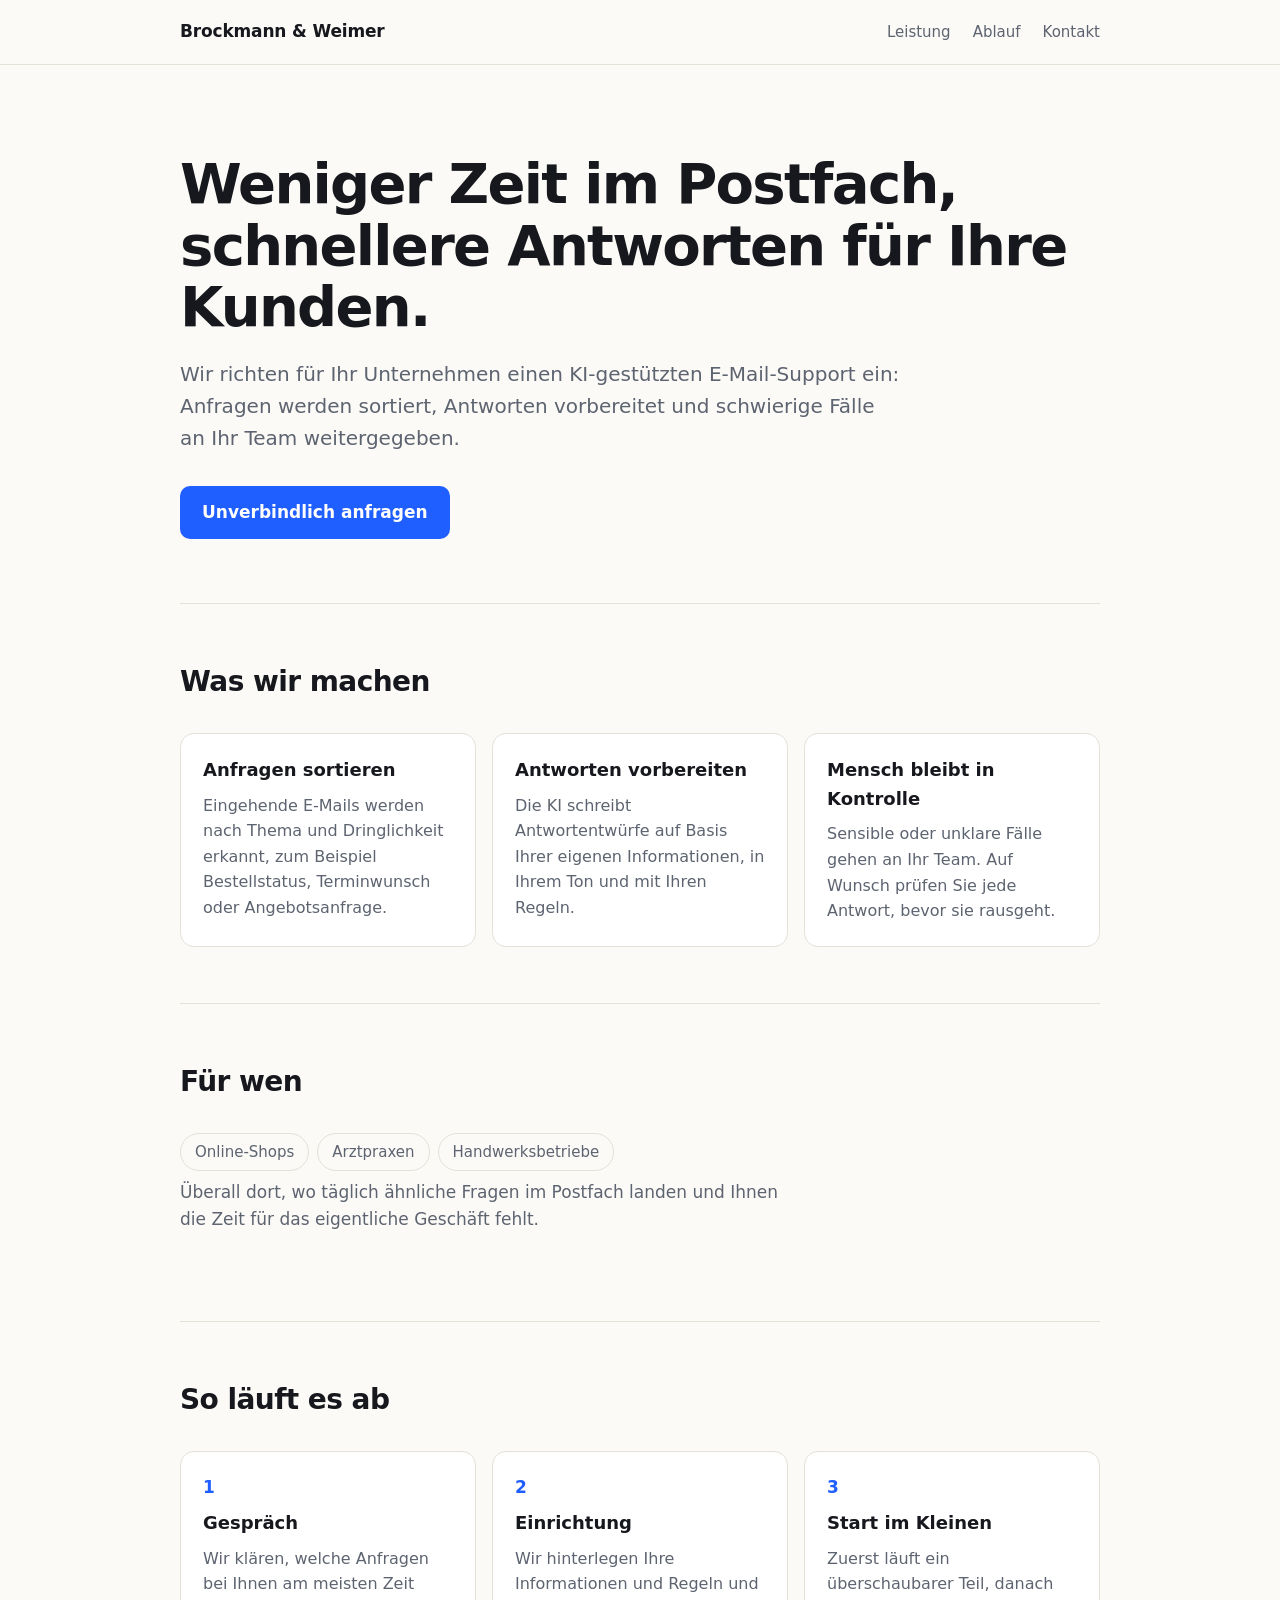
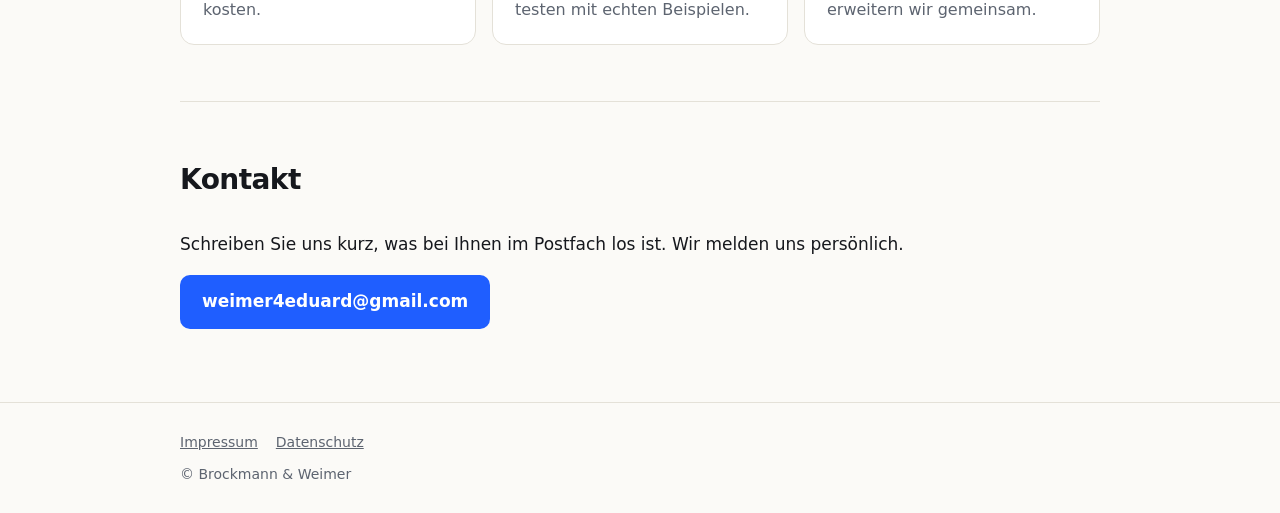
<file: index.html>
<!doctype html>
<html lang="de">
<head>
<meta charset="utf-8">
<meta name="viewport" content="width=device-width,initial-scale=1">
<title>Brockmann &amp; Weimer – E-Mail-Support mit KI</title>
<meta name="description" content="Brockmann & Weimer automatisiert den E-Mail-Support für Online-Shops, Arztpraxen und Handwerksbetriebe mit KI. Antwortentwürfe, Sortierung und Weiterleitung, mit Mensch in der Kontrolle.">
<link rel="stylesheet" href="style.css">
</head>
<body>
<header><div class="wrap">
  <a class="logo" href="index.html">Brockmann &amp; Weimer</a>
  <nav><a href="#leistung">Leistung</a><a href="#ablauf">Ablauf</a><a href="#kontakt">Kontakt</a></nav>
</div></header>

<main>
<div class="wrap">
  <div class="hero">
    <h1>Weniger Zeit im Postfach, schnellere Antworten für Ihre Kunden.</h1>
    <p class="lead">Wir richten für Ihr Unternehmen einen KI-gestützten E-Mail-Support ein: Anfragen werden sortiert, Antworten vorbereitet und schwierige Fälle an Ihr Team weitergegeben.</p>
    <a class="btn" href="#kontakt">Unverbindlich anfragen</a>
  </div>

  <section id="leistung">
    <h2>Was wir machen</h2>
    <div class="grid">
      <div class="card"><h3>Anfragen sortieren</h3><p>Eingehende E-Mails werden nach Thema und Dringlichkeit erkannt, zum Beispiel Bestellstatus, Terminwunsch oder Angebotsanfrage.</p></div>
      <div class="card"><h3>Antworten vorbereiten</h3><p>Die KI schreibt Antwortentwürfe auf Basis Ihrer eigenen Informationen, in Ihrem Ton und mit Ihren Regeln.</p></div>
      <div class="card"><h3>Mensch bleibt in Kontrolle</h3><p>Sensible oder unklare Fälle gehen an Ihr Team. Auf Wunsch prüfen Sie jede Antwort, bevor sie rausgeht.</p></div>
    </div>
  </section>

  <section>
    <h2>Für wen</h2>
    <div class="tags"><span>Online-Shops</span><span>Arztpraxen</span><span>Handwerksbetriebe</span></div>
    <p class="lead" style="font-size:17px">Überall dort, wo täglich ähnliche Fragen im Postfach landen und Ihnen die Zeit für das eigentliche Geschäft fehlt.</p>
  </section>

  <section id="ablauf">
    <h2>So läuft es ab</h2>
    <div class="grid">
      <div class="card"><div class="num">1</div><h3>Gespräch</h3><p>Wir klären, welche Anfragen bei Ihnen am meisten Zeit kosten.</p></div>
      <div class="card"><div class="num">2</div><h3>Einrichtung</h3><p>Wir hinterlegen Ihre Informationen und Regeln und testen mit echten Beispielen.</p></div>
      <div class="card"><div class="num">3</div><h3>Start im Kleinen</h3><p>Zuerst läuft ein überschaubarer Teil, danach erweitern wir gemeinsam.</p></div>
    </div>
  </section>

  <section id="kontakt">
    <h2>Kontakt</h2>
    <p>Schreiben Sie uns kurz, was bei Ihnen im Postfach los ist. Wir melden uns persönlich.</p>
    <p><a class="btn" href="mailto:weimer4eduard@gmail.com">weimer4eduard@gmail.com</a></p>
  </section>
</div>
</main>

<footer><div class="wrap">
  <a href="impressum.html">Impressum</a><a href="datenschutz.html">Datenschutz</a>
  <div style="margin-top:10px">© Brockmann &amp; Weimer</div>
</div></footer>
</body>
</html>
</file>
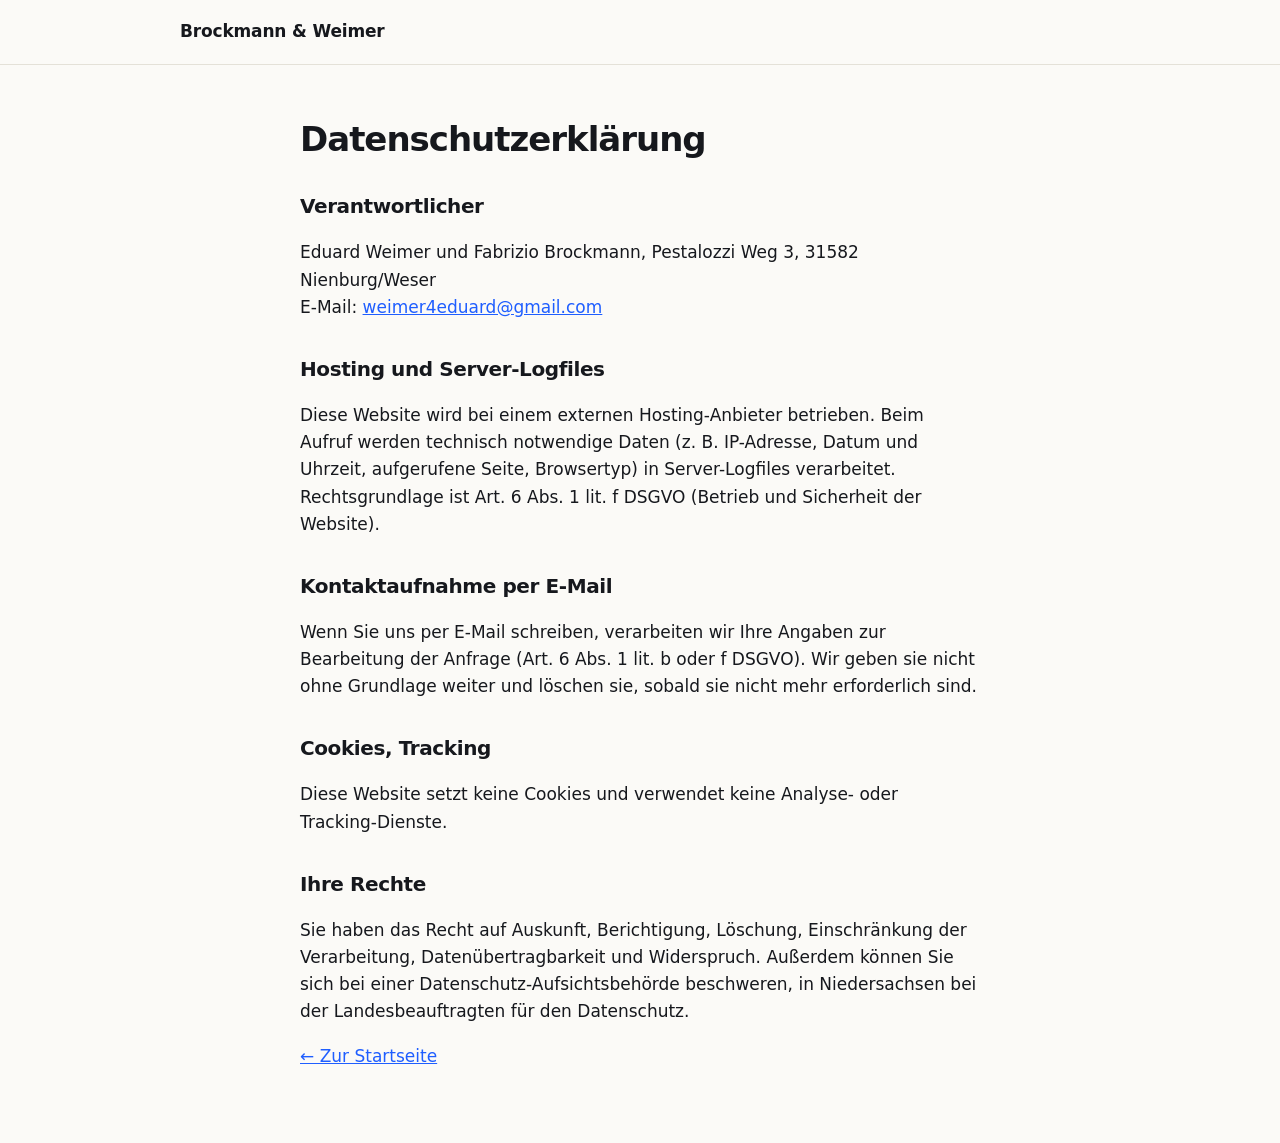
<file: datenschutz.html>
<!doctype html>
<html lang="de"><head><meta charset="utf-8"><meta name="viewport" content="width=device-width,initial-scale=1">
<title>Datenschutz – Brockmann &amp; Weimer</title><link rel="stylesheet" href="style.css"></head>
<body>
<header><div class="wrap"><a class="logo" href="index.html">Brockmann &amp; Weimer</a></div></header>
<div class="wrap legal">
<h1>Datenschutzerklärung</h1>
<h2>Verantwortlicher</h2>
<p>Eduard Weimer und Fabrizio Brockmann, Pestalozzi Weg 3, 31582 Nienburg/Weser<br>E-Mail: <a href="mailto:weimer4eduard@gmail.com">weimer4eduard@gmail.com</a></p>
<h2>Hosting und Server-Logfiles</h2>
<p>Diese Website wird bei einem externen Hosting-Anbieter betrieben. Beim Aufruf werden technisch notwendige Daten (z. B. IP-Adresse, Datum und Uhrzeit, aufgerufene Seite, Browsertyp) in Server-Logfiles verarbeitet. Rechtsgrundlage ist Art. 6 Abs. 1 lit. f DSGVO (Betrieb und Sicherheit der Website).</p>
<h2>Kontaktaufnahme per E-Mail</h2>
<p>Wenn Sie uns per E-Mail schreiben, verarbeiten wir Ihre Angaben zur Bearbeitung der Anfrage (Art. 6 Abs. 1 lit. b oder f DSGVO). Wir geben sie nicht ohne Grundlage weiter und löschen sie, sobald sie nicht mehr erforderlich sind.</p>
<h2>Cookies, Tracking</h2>
<p>Diese Website setzt keine Cookies und verwendet keine Analyse- oder Tracking-Dienste.</p>
<h2>Ihre Rechte</h2>
<p>Sie haben das Recht auf Auskunft, Berichtigung, Löschung, Einschränkung der Verarbeitung, Datenübertragbarkeit und Widerspruch. Außerdem können Sie sich bei einer Datenschutz-Aufsichtsbehörde beschweren, in Niedersachsen bei der Landesbeauftragten für den Datenschutz.</p>
<p><a href="index.html">← Zur Startseite</a></p>
</div></body></html>
</file>
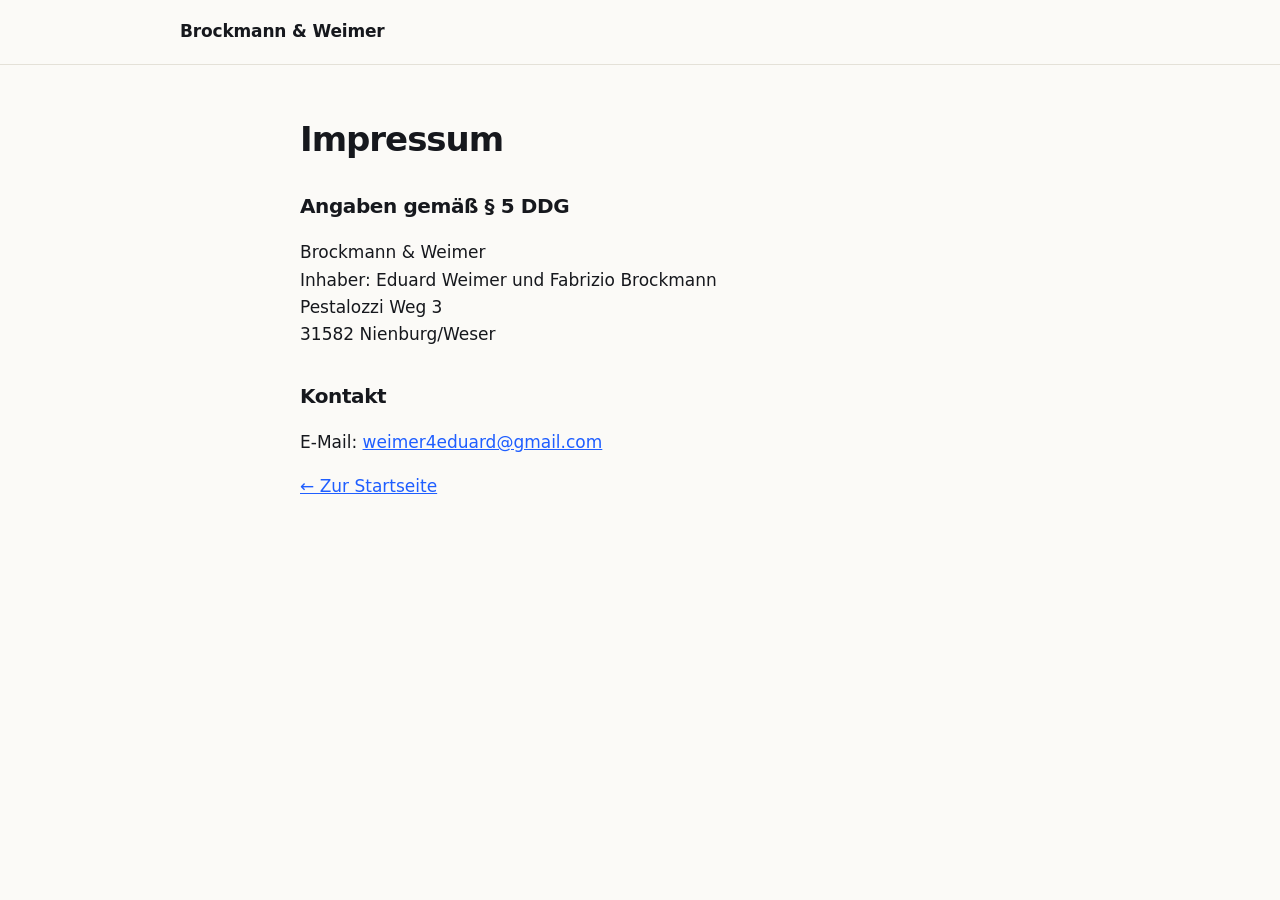
<file: impressum.html>
<!doctype html>
<html lang="de"><head><meta charset="utf-8"><meta name="viewport" content="width=device-width,initial-scale=1">
<title>Impressum – Brockmann &amp; Weimer</title><link rel="stylesheet" href="style.css"></head>
<body>
<header><div class="wrap"><a class="logo" href="index.html">Brockmann &amp; Weimer</a></div></header>
<div class="wrap legal">
<h1>Impressum</h1>
<h2>Angaben gemäß § 5 DDG</h2>
<p>Brockmann &amp; Weimer<br>Inhaber: Eduard Weimer und Fabrizio Brockmann<br>Pestalozzi Weg 3<br>31582 Nienburg/Weser</p>
<h2>Kontakt</h2>
<p>E-Mail: <a href="mailto:weimer4eduard@gmail.com">weimer4eduard@gmail.com</a></p>
<p><a href="index.html">← Zur Startseite</a></p>
</div></body></html>
</file>
<file: style.css>
:root{--bg:#fbfaf7;--ink:#16181d;--mute:#5d6470;--line:#e4e1d8;--accent:#1f5eff;--card:#fff}
@media (prefers-color-scheme:dark){:root{--bg:#101216;--ink:#eceae4;--mute:#9aa1ad;--line:#262a32;--accent:#6e96ff;--card:#171a20}}
*{box-sizing:border-box}
body{margin:0;background:var(--bg);color:var(--ink);font:17px/1.6 system-ui,-apple-system,"Segoe UI",Roboto,sans-serif}
.wrap{max-width:960px;margin:0 auto;padding:0 20px}
header{border-bottom:1px solid var(--line)}
header .wrap{display:flex;justify-content:space-between;align-items:center;height:64px}
.logo{font-weight:700;letter-spacing:-.01em;color:var(--ink);text-decoration:none}
nav a{color:var(--mute);text-decoration:none;margin-left:22px;font-size:15px}
nav a:hover{color:var(--ink)}
.hero{padding:88px 0 64px}
h1{font-size:clamp(34px,6vw,56px);line-height:1.1;letter-spacing:-.03em;margin:0 0 20px;max-width:16em}
.lead{font-size:20px;color:var(--mute);max-width:36em;margin:0 0 32px}
.btn{display:inline-block;background:var(--accent);color:#fff;padding:13px 22px;border-radius:10px;text-decoration:none;font-weight:600}
section{padding:56px 0;border-top:1px solid var(--line)}
h2{font-size:28px;letter-spacing:-.02em;margin:0 0 28px}
.grid{display:grid;gap:16px;grid-template-columns:repeat(auto-fit,minmax(240px,1fr))}
.card{background:var(--card);border:1px solid var(--line);border-radius:14px;padding:22px}
.card h3{margin:0 0 8px;font-size:18px}
.card p{margin:0;color:var(--mute);font-size:16px}
.num{font-weight:700;color:var(--accent);margin-bottom:8px}
.tags span{display:inline-block;border:1px solid var(--line);border-radius:999px;padding:6px 14px;margin:0 8px 8px 0;color:var(--mute);font-size:15px}
footer{border-top:1px solid var(--line);padding:28px 0;color:var(--mute);font-size:14px}
footer a{color:var(--mute);margin-right:18px}
.legal{padding:56px 0;max-width:680px}
.legal h1{font-size:34px}
.legal h2{font-size:20px;margin:32px 0 8px}
a{color:var(--accent)}
</file>
